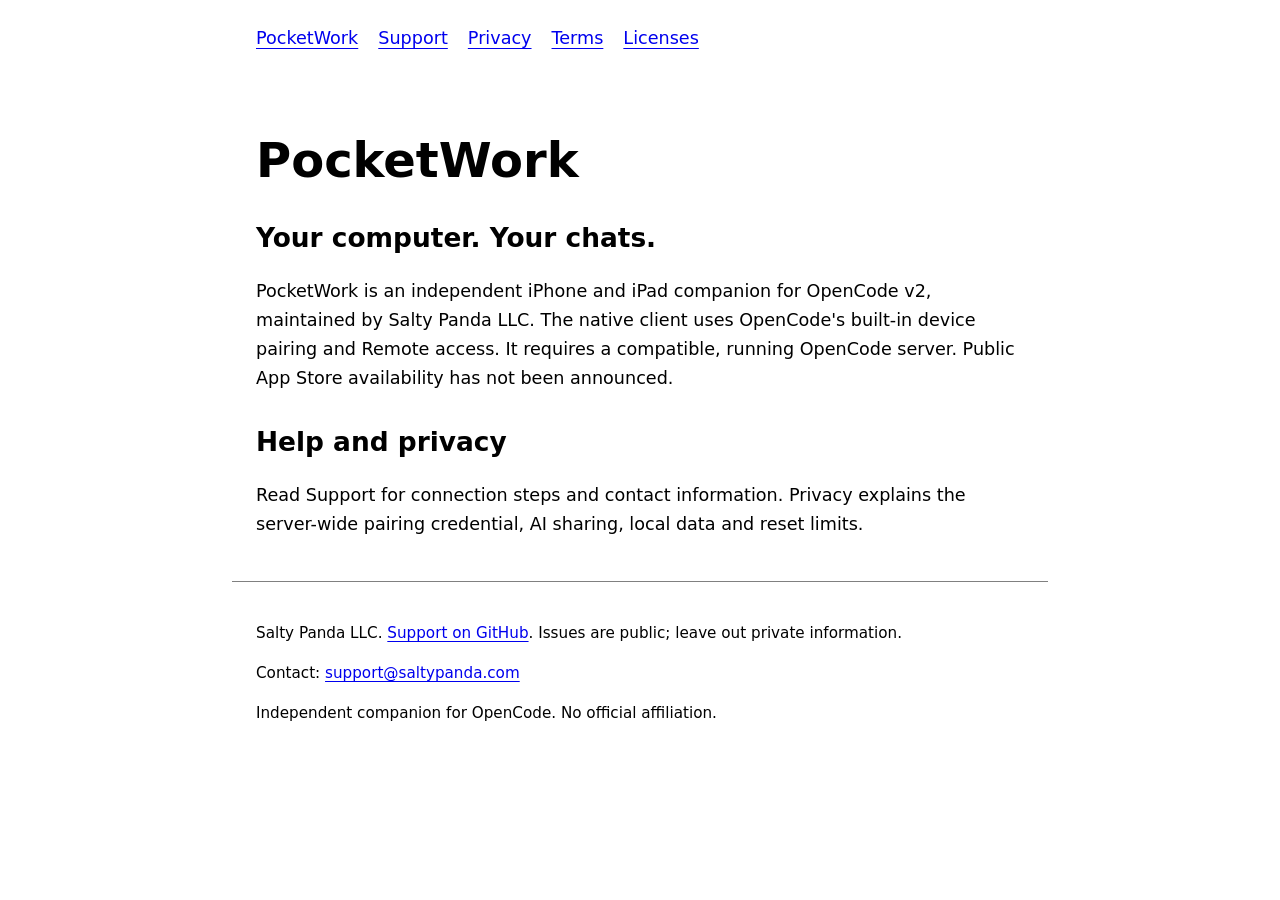
<file: docs/index.html>
<!doctype html><html lang="en"><head><meta charset="utf-8"><meta name="viewport" content="width=device-width,initial-scale=1"><title>PocketWork | PocketWork</title><meta name="description" content="PocketWork information from Salty Panda LLC"><link rel="stylesheet" href="./style.css"></head><body><header><nav aria-label="Information"><a href="./">PocketWork</a><a href="./support/">Support</a><a href="./privacy/">Privacy</a><a href="./terms/">Terms</a><a href="./licenses/">Licenses</a></nav></header><main><h1>PocketWork</h1><section><h2>Your computer. Your chats.</h2><p>PocketWork is an independent iPhone and iPad companion for OpenCode v2, maintained by Salty Panda LLC. The native client uses OpenCode&#x27;s built-in device pairing and Remote access. It requires a compatible, running OpenCode server. Public App Store availability has not been announced.</p></section>
<section><h2>Help and privacy</h2><p>Read Support for connection steps and contact information. Privacy explains the server-wide pairing credential, AI sharing, local data and reset limits.</p></section></main><footer><p>Salty Panda LLC. <a href="https://github.com/BitL8-ByteShort/openwork-remote-ios/issues">Support on GitHub</a>. Issues are public; leave out private information.</p><p>Contact: <a href="mailto:support@saltypanda.com">support@saltypanda.com</a></p><p>Independent companion for OpenCode. No official affiliation.</p></footer></body></html>
</file>
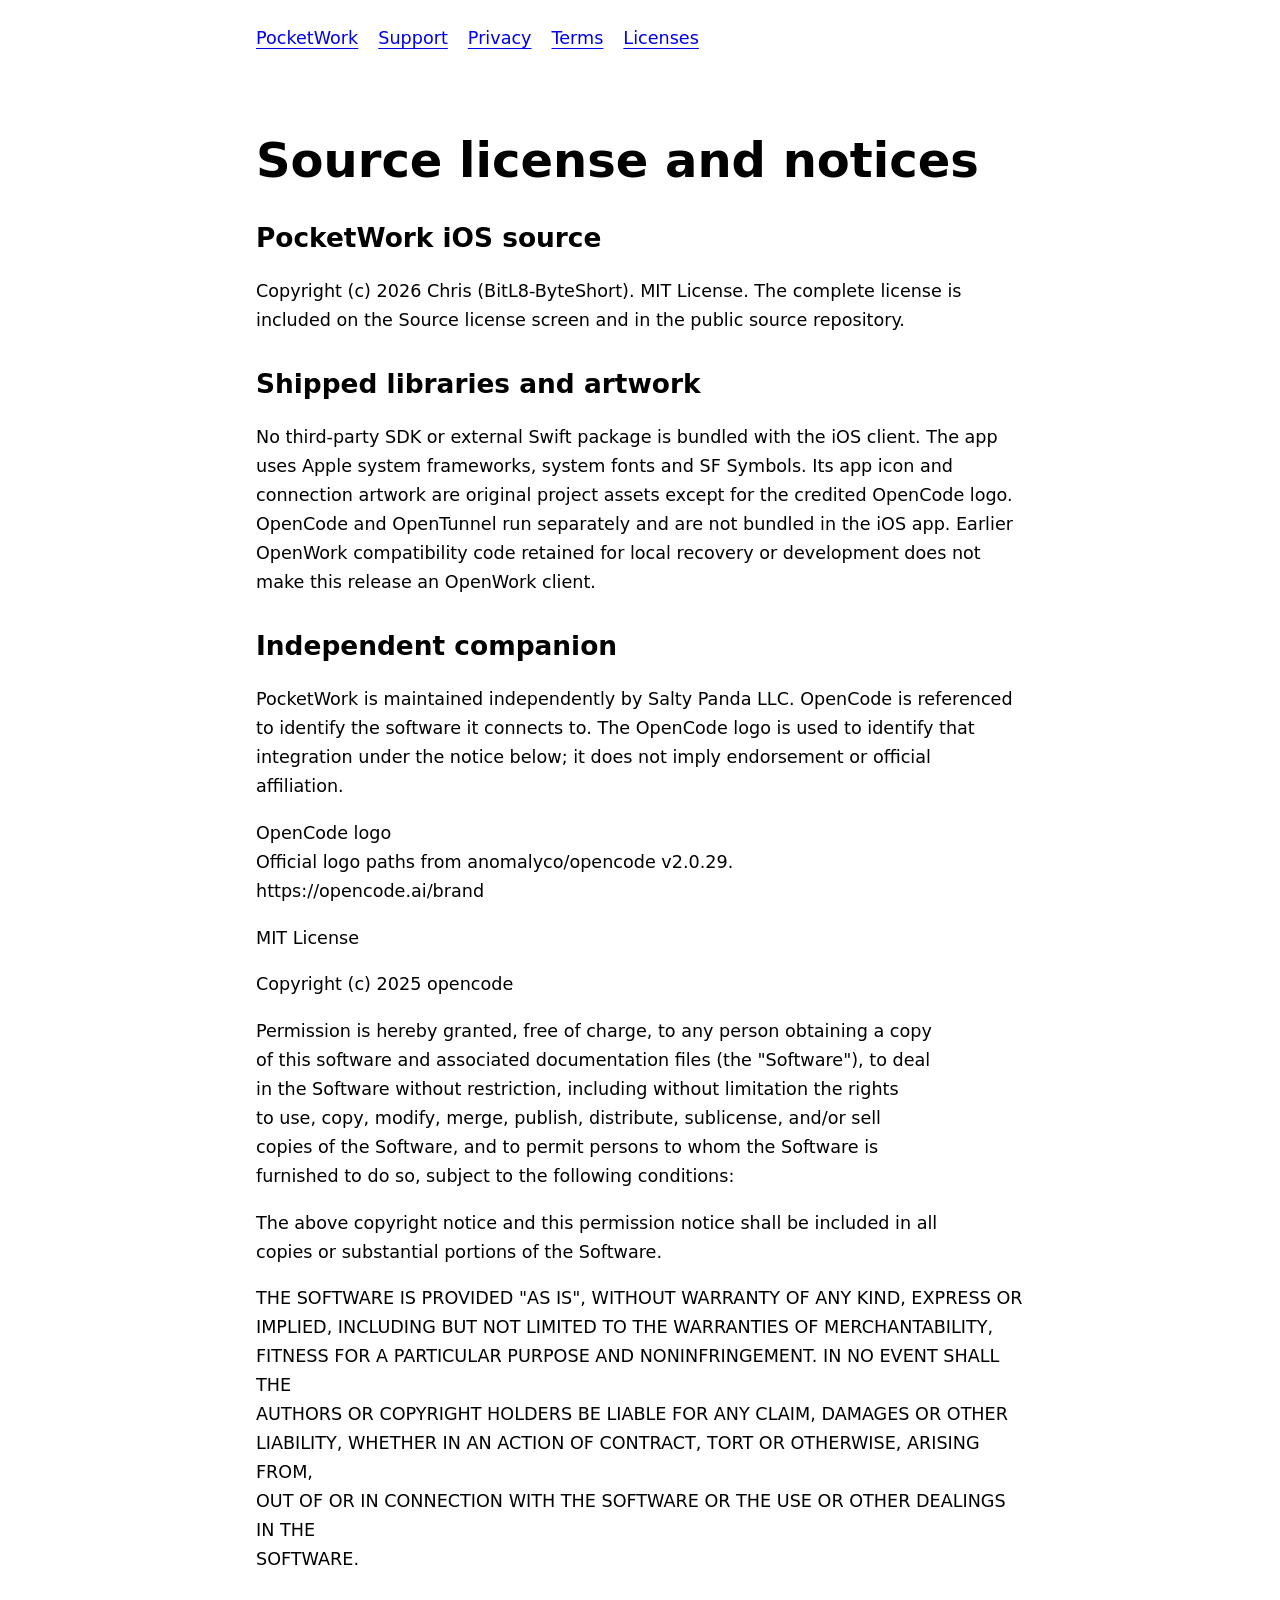
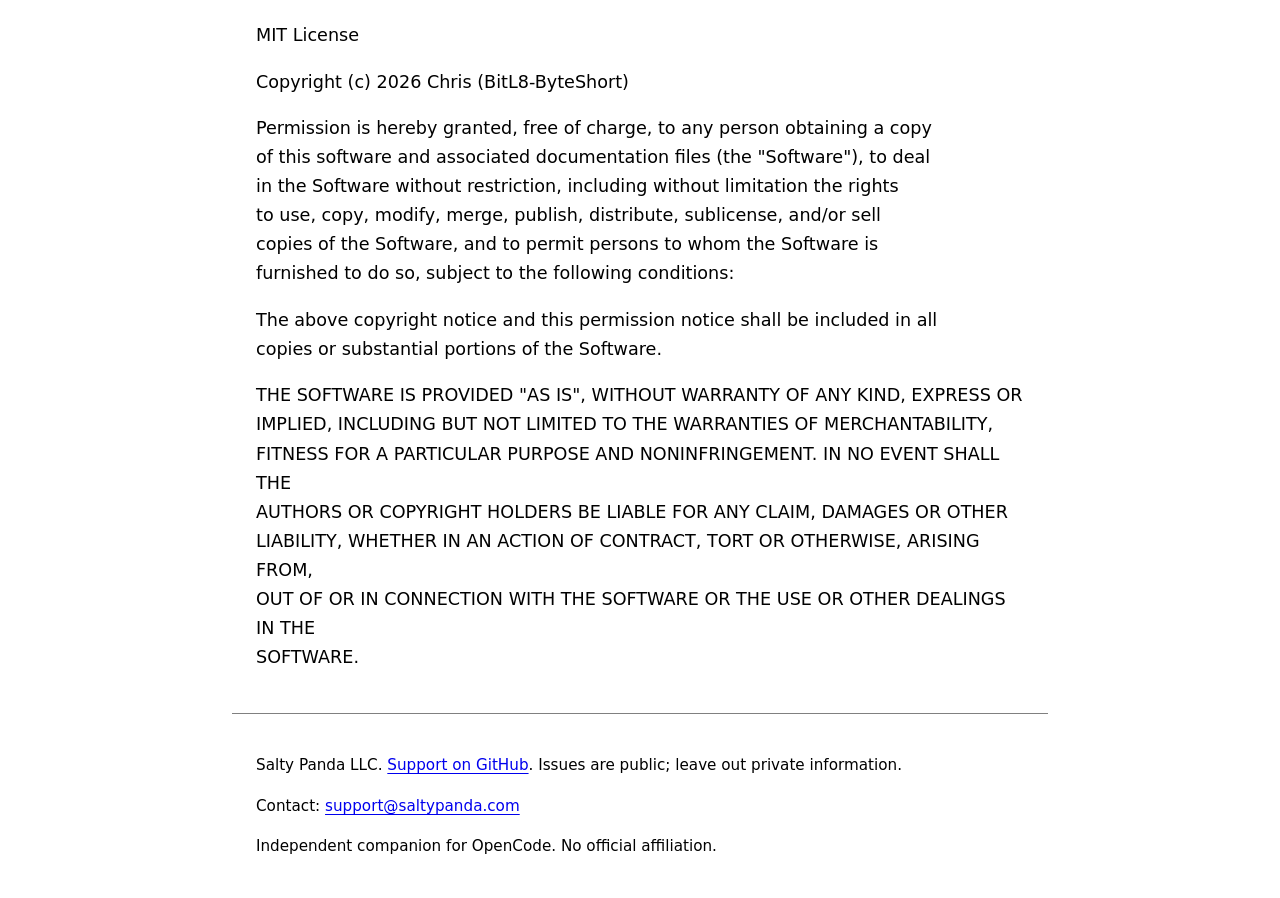
<file: docs/licenses/index.html>
<!doctype html><html lang="en"><head><meta charset="utf-8"><meta name="viewport" content="width=device-width,initial-scale=1"><title>Source license and notices | PocketWork</title><meta name="description" content="PocketWork information from Salty Panda LLC"><link rel="stylesheet" href="../style.css"></head><body><header><nav aria-label="Information"><a href="../">PocketWork</a><a href="../support/">Support</a><a href="../privacy/">Privacy</a><a href="../terms/">Terms</a><a href="../licenses/">Licenses</a></nav></header><main><h1>Source license and notices</h1><section><h2>PocketWork iOS source</h2><p>Copyright (c) 2026 Chris (BitL8-ByteShort). MIT License. The complete license is included on the Source license screen and in the public source repository.</p></section>
<section><h2>Shipped libraries and artwork</h2><p>No third-party SDK or external Swift package is bundled with the iOS client. The app uses Apple system frameworks, system fonts and SF Symbols. Its app icon and connection artwork are original project assets except for the credited OpenCode logo. OpenCode and OpenTunnel run separately and are not bundled in the iOS app. Earlier OpenWork compatibility code retained for local recovery or development does not make this release an OpenWork client.</p></section>
<section><h2>Independent companion</h2><p>PocketWork is maintained independently by Salty Panda LLC. OpenCode is referenced to identify the software it connects to. The OpenCode logo is used to identify that integration under the notice below; it does not imply endorsement or official affiliation.</p></section>
<p>OpenCode logo<br>Official logo paths from anomalyco/opencode v2.0.29.<br>https://opencode.ai/brand</p>
<p>MIT License</p>
<p>Copyright (c) 2025 opencode</p>
<p>Permission is hereby granted, free of charge, to any person obtaining a copy<br>of this software and associated documentation files (the &quot;Software&quot;), to deal<br>in the Software without restriction, including without limitation the rights<br>to use, copy, modify, merge, publish, distribute, sublicense, and/or sell<br>copies of the Software, and to permit persons to whom the Software is<br>furnished to do so, subject to the following conditions:</p>
<p>The above copyright notice and this permission notice shall be included in all<br>copies or substantial portions of the Software.</p>
<p>THE SOFTWARE IS PROVIDED &quot;AS IS&quot;, WITHOUT WARRANTY OF ANY KIND, EXPRESS OR<br>IMPLIED, INCLUDING BUT NOT LIMITED TO THE WARRANTIES OF MERCHANTABILITY,<br>FITNESS FOR A PARTICULAR PURPOSE AND NONINFRINGEMENT. IN NO EVENT SHALL THE<br>AUTHORS OR COPYRIGHT HOLDERS BE LIABLE FOR ANY CLAIM, DAMAGES OR OTHER<br>LIABILITY, WHETHER IN AN ACTION OF CONTRACT, TORT OR OTHERWISE, ARISING FROM,<br>OUT OF OR IN CONNECTION WITH THE SOFTWARE OR THE USE OR OTHER DEALINGS IN THE<br>SOFTWARE.</p>
<p><br>MIT License</p>
<p>Copyright (c) 2026 Chris (BitL8-ByteShort)</p>
<p>Permission is hereby granted, free of charge, to any person obtaining a copy<br>of this software and associated documentation files (the &quot;Software&quot;), to deal<br>in the Software without restriction, including without limitation the rights<br>to use, copy, modify, merge, publish, distribute, sublicense, and/or sell<br>copies of the Software, and to permit persons to whom the Software is<br>furnished to do so, subject to the following conditions:</p>
<p>The above copyright notice and this permission notice shall be included in all<br>copies or substantial portions of the Software.</p>
<p>THE SOFTWARE IS PROVIDED &quot;AS IS&quot;, WITHOUT WARRANTY OF ANY KIND, EXPRESS OR<br>IMPLIED, INCLUDING BUT NOT LIMITED TO THE WARRANTIES OF MERCHANTABILITY,<br>FITNESS FOR A PARTICULAR PURPOSE AND NONINFRINGEMENT. IN NO EVENT SHALL THE<br>AUTHORS OR COPYRIGHT HOLDERS BE LIABLE FOR ANY CLAIM, DAMAGES OR OTHER<br>LIABILITY, WHETHER IN AN ACTION OF CONTRACT, TORT OR OTHERWISE, ARISING FROM,<br>OUT OF OR IN CONNECTION WITH THE SOFTWARE OR THE USE OR OTHER DEALINGS IN THE<br>SOFTWARE.</p></main><footer><p>Salty Panda LLC. <a href="https://github.com/BitL8-ByteShort/openwork-remote-ios/issues">Support on GitHub</a>. Issues are public; leave out private information.</p><p>Contact: <a href="mailto:support@saltypanda.com">support@saltypanda.com</a></p><p>Independent companion for OpenCode. No official affiliation.</p></footer></body></html>
</file>
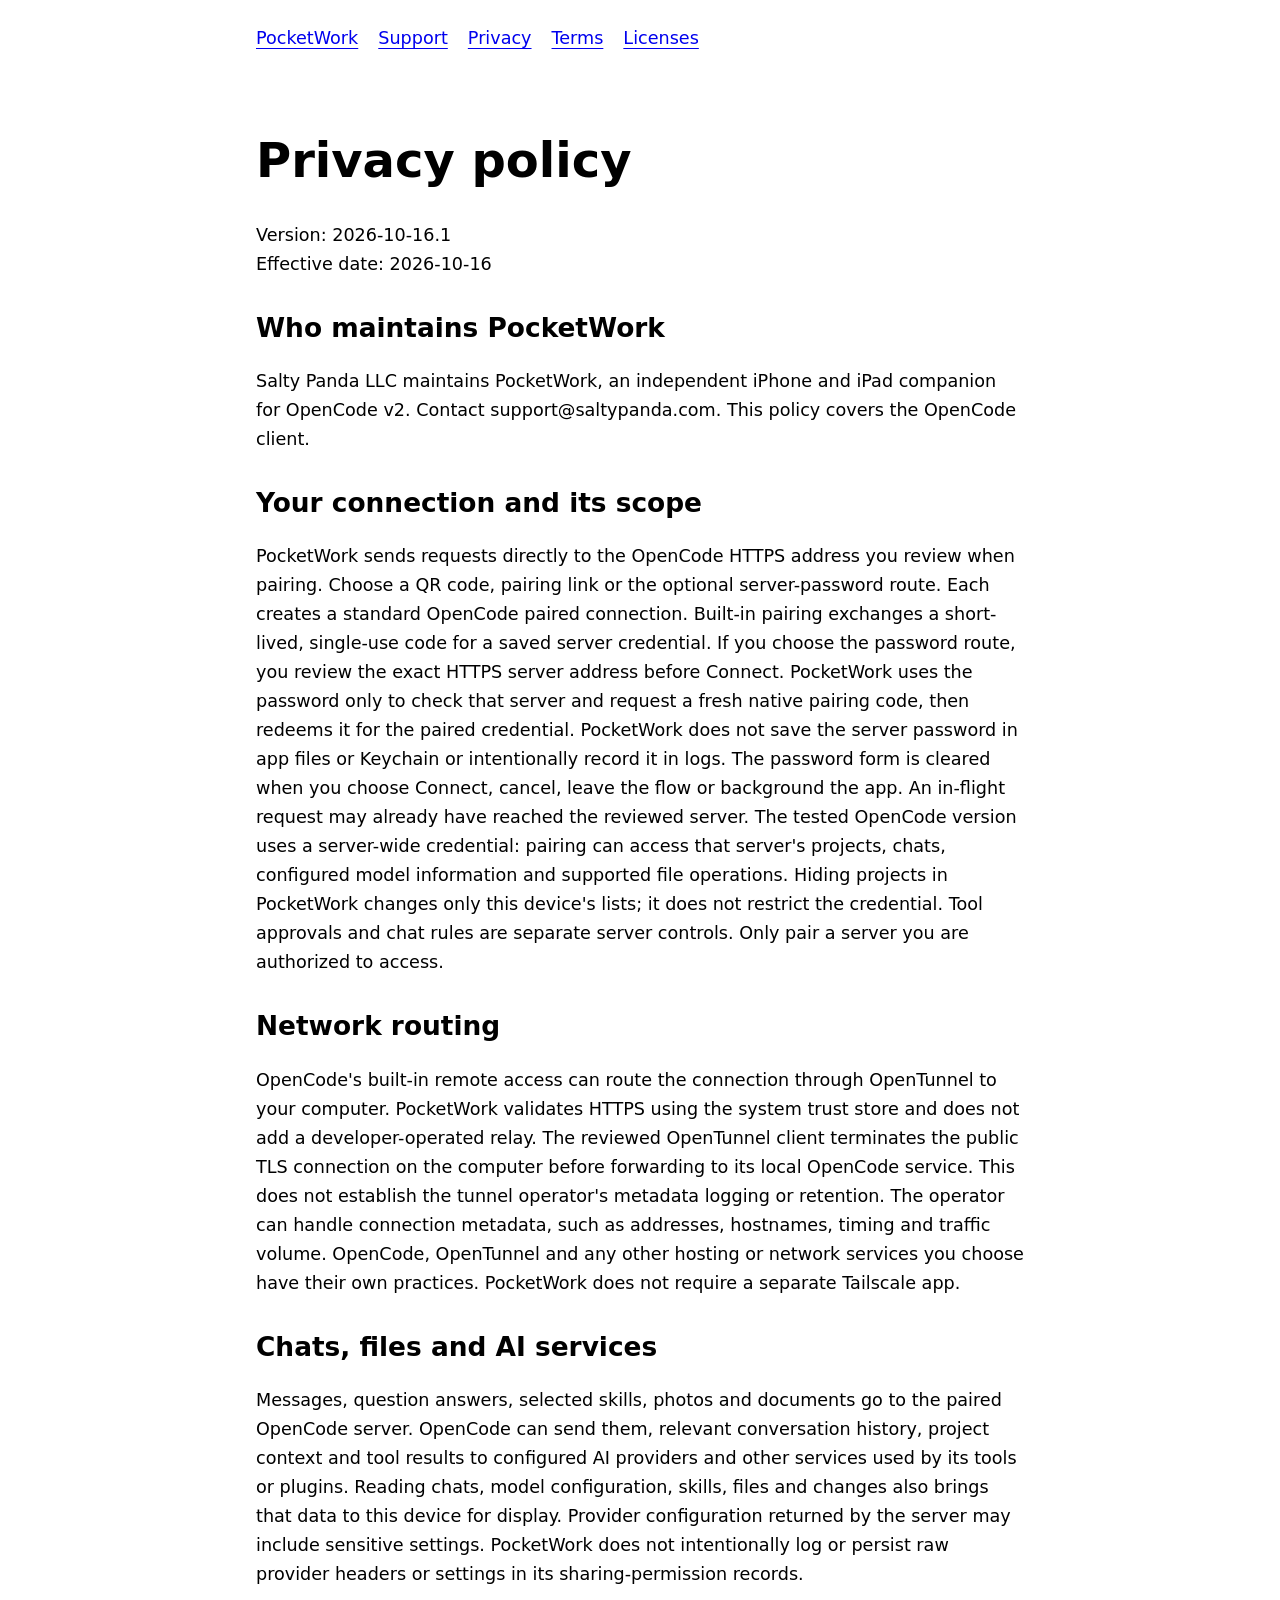
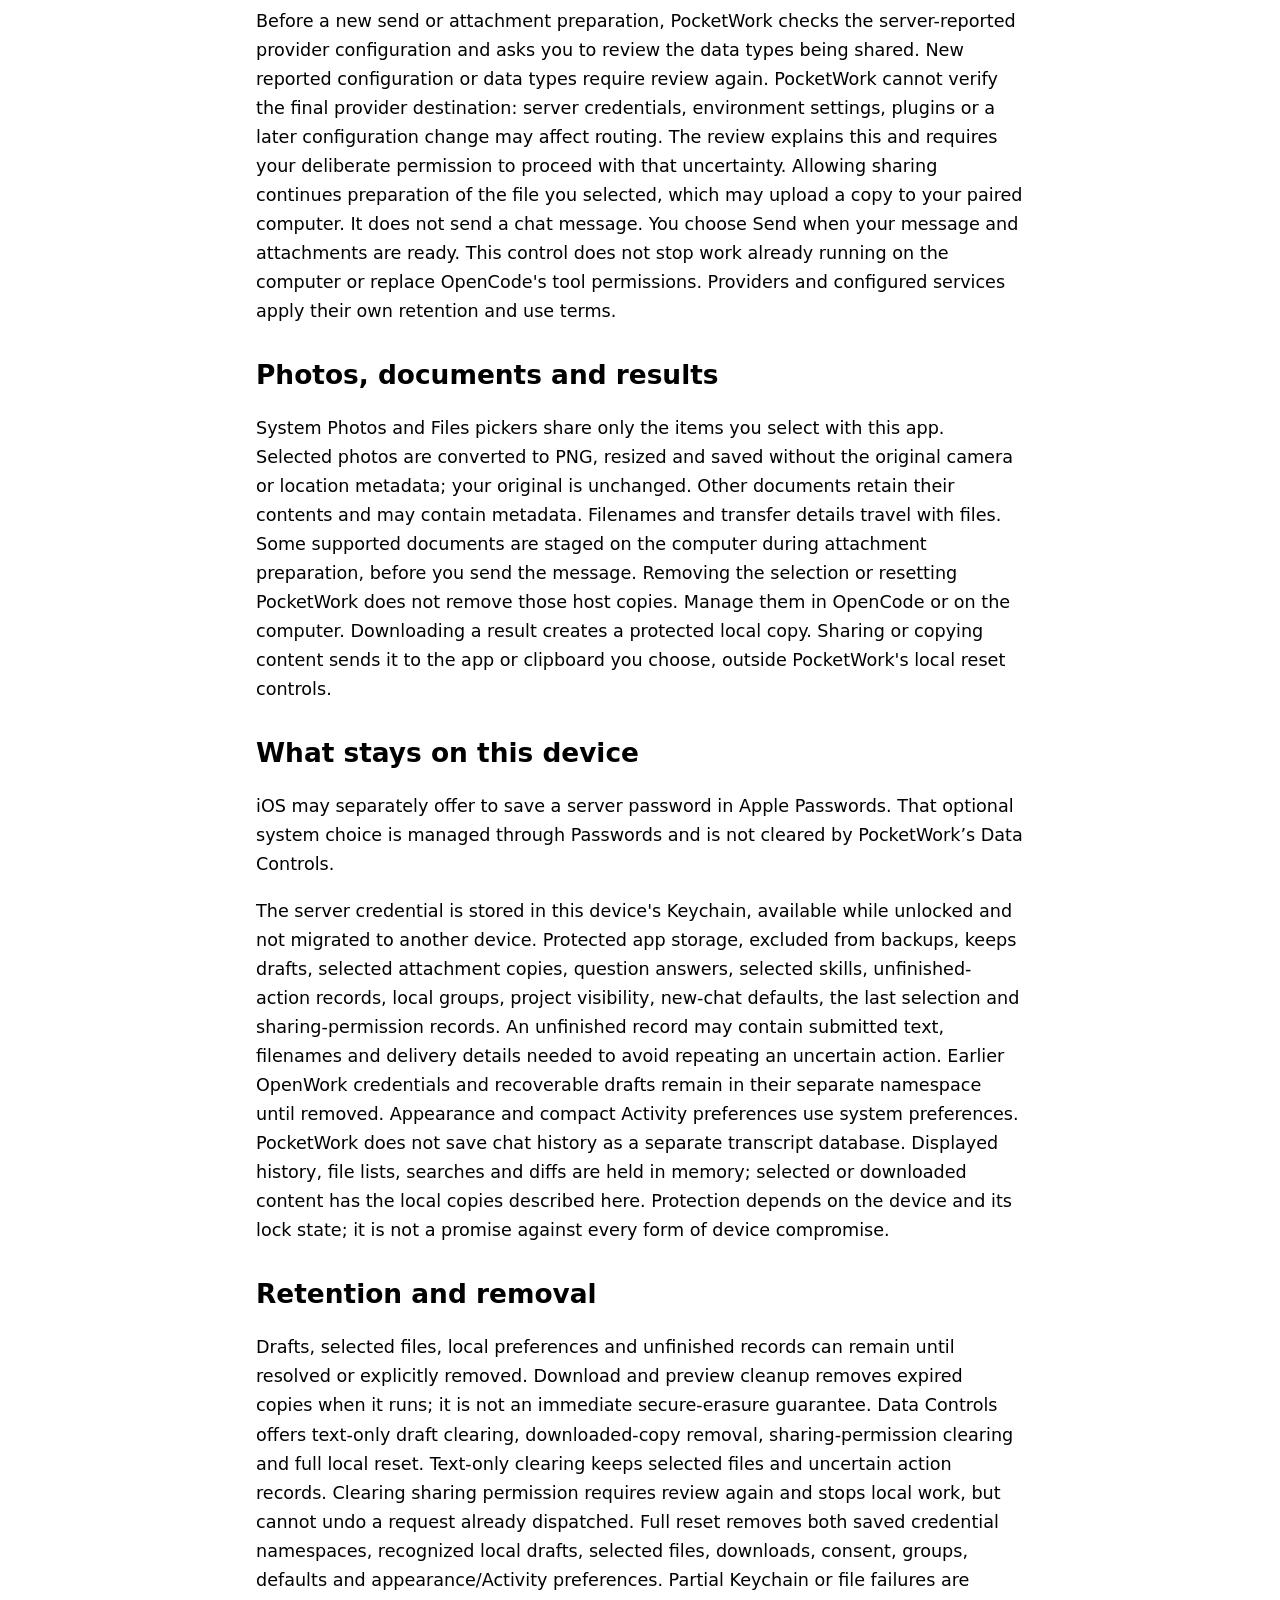
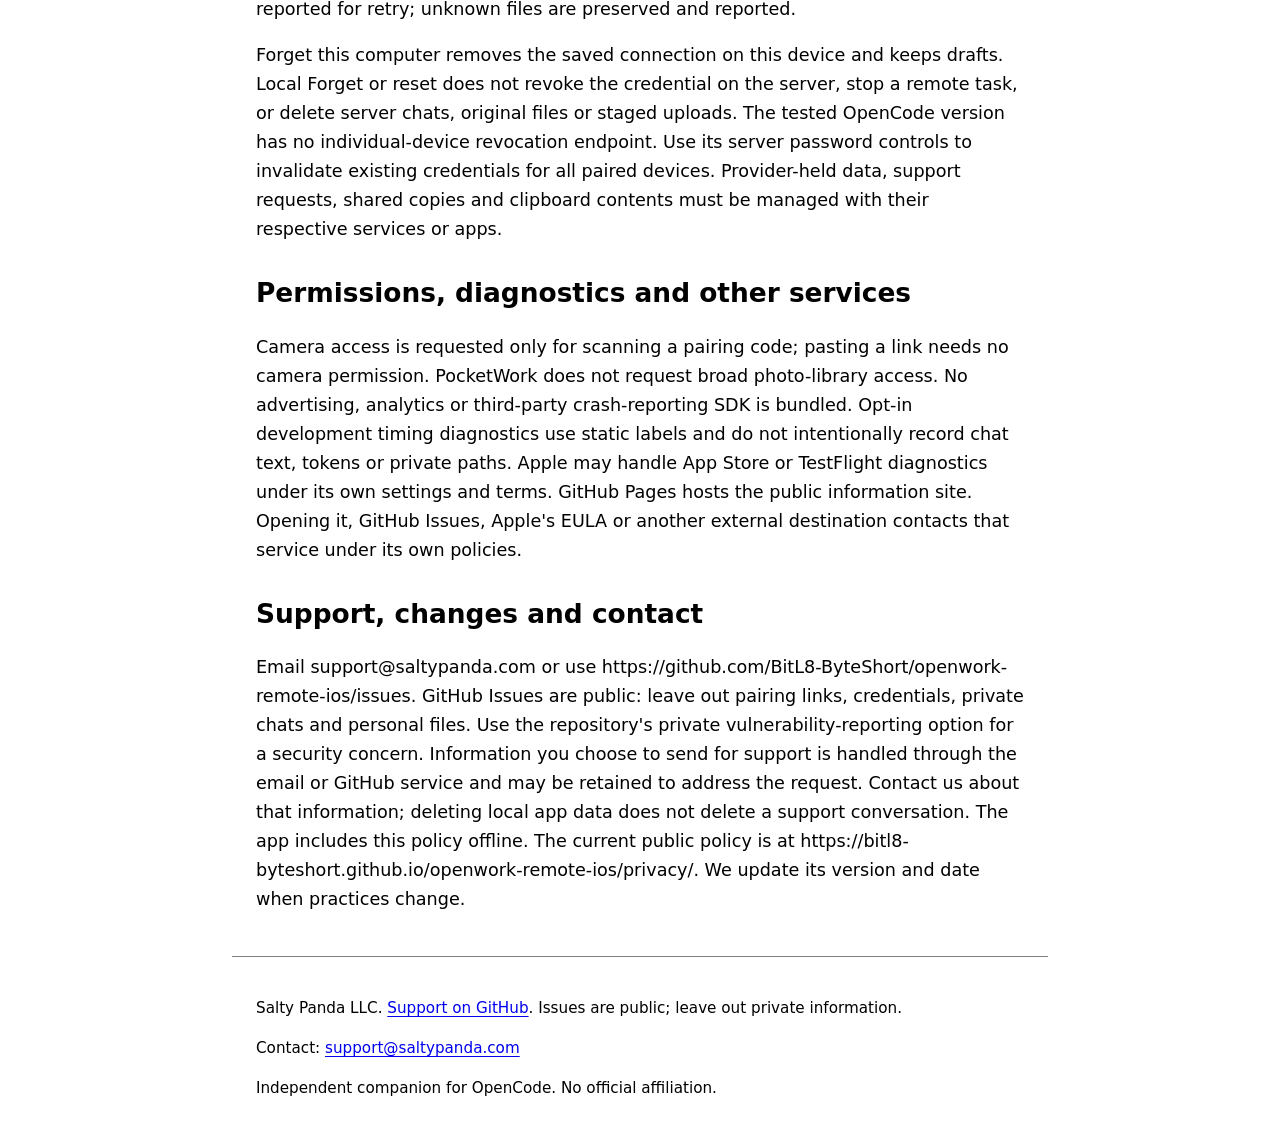
<file: docs/privacy/index.html>
<!doctype html><html lang="en"><head><meta charset="utf-8"><meta name="viewport" content="width=device-width,initial-scale=1"><title>Privacy policy | PocketWork</title><meta name="description" content="PocketWork information from Salty Panda LLC"><link rel="stylesheet" href="../style.css"></head><body><header><nav aria-label="Information"><a href="../">PocketWork</a><a href="../support/">Support</a><a href="../privacy/">Privacy</a><a href="../terms/">Terms</a><a href="../licenses/">Licenses</a></nav></header><main><h1>Privacy policy</h1><p>Version: 2026-10-16.1<br>Effective date: 2026-10-16</p>
<section><h2>Who maintains PocketWork</h2><p>Salty Panda LLC maintains PocketWork, an independent iPhone and iPad companion for OpenCode v2. Contact support@saltypanda.com. This policy covers the OpenCode client.</p></section>
<section><h2>Your connection and its scope</h2><p>PocketWork sends requests directly to the OpenCode HTTPS address you review when pairing. Choose a QR code, pairing link or the optional server-password route. Each creates a standard OpenCode paired connection. Built-in pairing exchanges a short-lived, single-use code for a saved server credential. If you choose the password route, you review the exact HTTPS server address before Connect. PocketWork uses the password only to check that server and request a fresh native pairing code, then redeems it for the paired credential. PocketWork does not save the server password in app files or Keychain or intentionally record it in logs. The password form is cleared when you choose Connect, cancel, leave the flow or background the app. An in-flight request may already have reached the reviewed server. The tested OpenCode version uses a server-wide credential: pairing can access that server&#x27;s projects, chats, configured model information and supported file operations. Hiding projects in PocketWork changes only this device&#x27;s lists; it does not restrict the credential. Tool approvals and chat rules are separate server controls. Only pair a server you are authorized to access.</p></section>
<section><h2>Network routing</h2><p>OpenCode&#x27;s built-in remote access can route the connection through OpenTunnel to your computer. PocketWork validates HTTPS using the system trust store and does not add a developer-operated relay. The reviewed OpenTunnel client terminates the public TLS connection on the computer before forwarding to its local OpenCode service. This does not establish the tunnel operator&#x27;s metadata logging or retention. The operator can handle connection metadata, such as addresses, hostnames, timing and traffic volume. OpenCode, OpenTunnel and any other hosting or network services you choose have their own practices. PocketWork does not require a separate Tailscale app.</p></section>
<section><h2>Chats, files and AI services</h2><p>Messages, question answers, selected skills, photos and documents go to the paired OpenCode server. OpenCode can send them, relevant conversation history, project context and tool results to configured AI providers and other services used by its tools or plugins. Reading chats, model configuration, skills, files and changes also brings that data to this device for display. Provider configuration returned by the server may include sensitive settings. PocketWork does not intentionally log or persist raw provider headers or settings in its sharing-permission records.</p></section>
<p>Before a new send or attachment preparation, PocketWork checks the server-reported provider configuration and asks you to review the data types being shared. New reported configuration or data types require review again. PocketWork cannot verify the final provider destination: server credentials, environment settings, plugins or a later configuration change may affect routing. The review explains this and requires your deliberate permission to proceed with that uncertainty. Allowing sharing continues preparation of the file you selected, which may upload a copy to your paired computer. It does not send a chat message. You choose Send when your message and attachments are ready. This control does not stop work already running on the computer or replace OpenCode&#x27;s tool permissions. Providers and configured services apply their own retention and use terms.</p>
<section><h2>Photos, documents and results</h2><p>System Photos and Files pickers share only the items you select with this app. Selected photos are converted to PNG, resized and saved without the original camera or location metadata; your original is unchanged. Other documents retain their contents and may contain metadata. Filenames and transfer details travel with files. Some supported documents are staged on the computer during attachment preparation, before you send the message. Removing the selection or resetting PocketWork does not remove those host copies. Manage them in OpenCode or on the computer. Downloading a result creates a protected local copy. Sharing or copying content sends it to the app or clipboard you choose, outside PocketWork&#x27;s local reset controls.</p></section>
<section><h2>What stays on this device</h2><p>iOS may separately offer to save a server password in Apple Passwords. That optional system choice is managed through Passwords and is not cleared by PocketWork’s Data Controls.</p></section>
<p>The server credential is stored in this device&#x27;s Keychain, available while unlocked and not migrated to another device. Protected app storage, excluded from backups, keeps drafts, selected attachment copies, question answers, selected skills, unfinished-action records, local groups, project visibility, new-chat defaults, the last selection and sharing-permission records. An unfinished record may contain submitted text, filenames and delivery details needed to avoid repeating an uncertain action. Earlier OpenWork credentials and recoverable drafts remain in their separate namespace until removed. Appearance and compact Activity preferences use system preferences. PocketWork does not save chat history as a separate transcript database. Displayed history, file lists, searches and diffs are held in memory; selected or downloaded content has the local copies described here. Protection depends on the device and its lock state; it is not a promise against every form of device compromise.</p>
<section><h2>Retention and removal</h2><p>Drafts, selected files, local preferences and unfinished records can remain until resolved or explicitly removed. Download and preview cleanup removes expired copies when it runs; it is not an immediate secure-erasure guarantee. Data Controls offers text-only draft clearing, downloaded-copy removal, sharing-permission clearing and full local reset. Text-only clearing keeps selected files and uncertain action records. Clearing sharing permission requires review again and stops local work, but cannot undo a request already dispatched. Full reset removes both saved credential namespaces, recognized local drafts, selected files, downloads, consent, groups, defaults and appearance/Activity preferences. Partial Keychain or file failures are reported for retry; unknown files are preserved and reported.</p></section>
<p>Forget this computer removes the saved connection on this device and keeps drafts. Local Forget or reset does not revoke the credential on the server, stop a remote task, or delete server chats, original files or staged uploads. The tested OpenCode version has no individual-device revocation endpoint. Use its server password controls to invalidate existing credentials for all paired devices. Provider-held data, support requests, shared copies and clipboard contents must be managed with their respective services or apps.</p>
<section><h2>Permissions, diagnostics and other services</h2><p>Camera access is requested only for scanning a pairing code; pasting a link needs no camera permission. PocketWork does not request broad photo-library access. No advertising, analytics or third-party crash-reporting SDK is bundled. Opt-in development timing diagnostics use static labels and do not intentionally record chat text, tokens or private paths. Apple may handle App Store or TestFlight diagnostics under its own settings and terms. GitHub Pages hosts the public information site. Opening it, GitHub Issues, Apple&#x27;s EULA or another external destination contacts that service under its own policies.</p></section>
<section><h2>Support, changes and contact</h2><p>Email support@saltypanda.com or use https://github.com/BitL8-ByteShort/openwork-remote-ios/issues. GitHub Issues are public: leave out pairing links, credentials, private chats and personal files. Use the repository&#x27;s private vulnerability-reporting option for a security concern. Information you choose to send for support is handled through the email or GitHub service and may be retained to address the request. Contact us about that information; deleting local app data does not delete a support conversation. The app includes this policy offline. The current public policy is at https://bitl8-byteshort.github.io/openwork-remote-ios/privacy/. We update its version and date when practices change.</p></section></main><footer><p>Salty Panda LLC. <a href="https://github.com/BitL8-ByteShort/openwork-remote-ios/issues">Support on GitHub</a>. Issues are public; leave out private information.</p><p>Contact: <a href="mailto:support@saltypanda.com">support@saltypanda.com</a></p><p>Independent companion for OpenCode. No official affiliation.</p></footer></body></html>
</file>
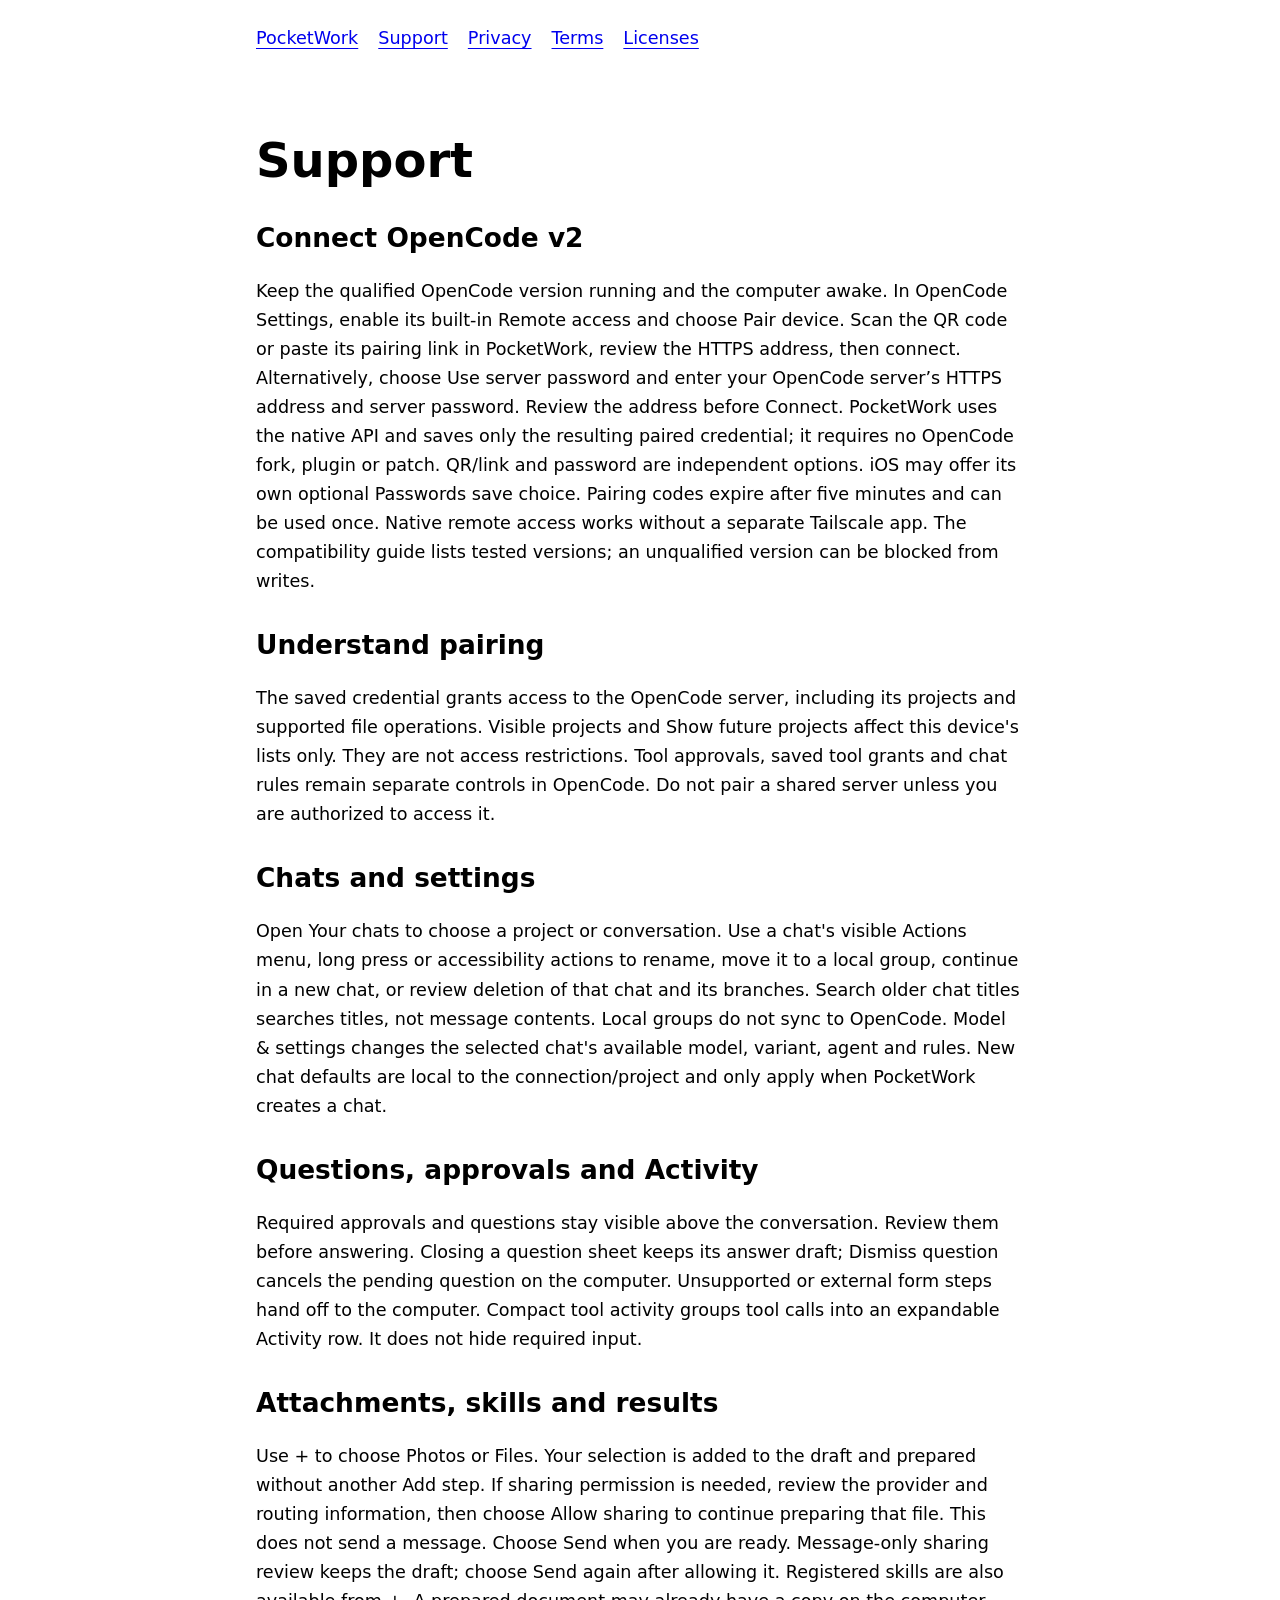
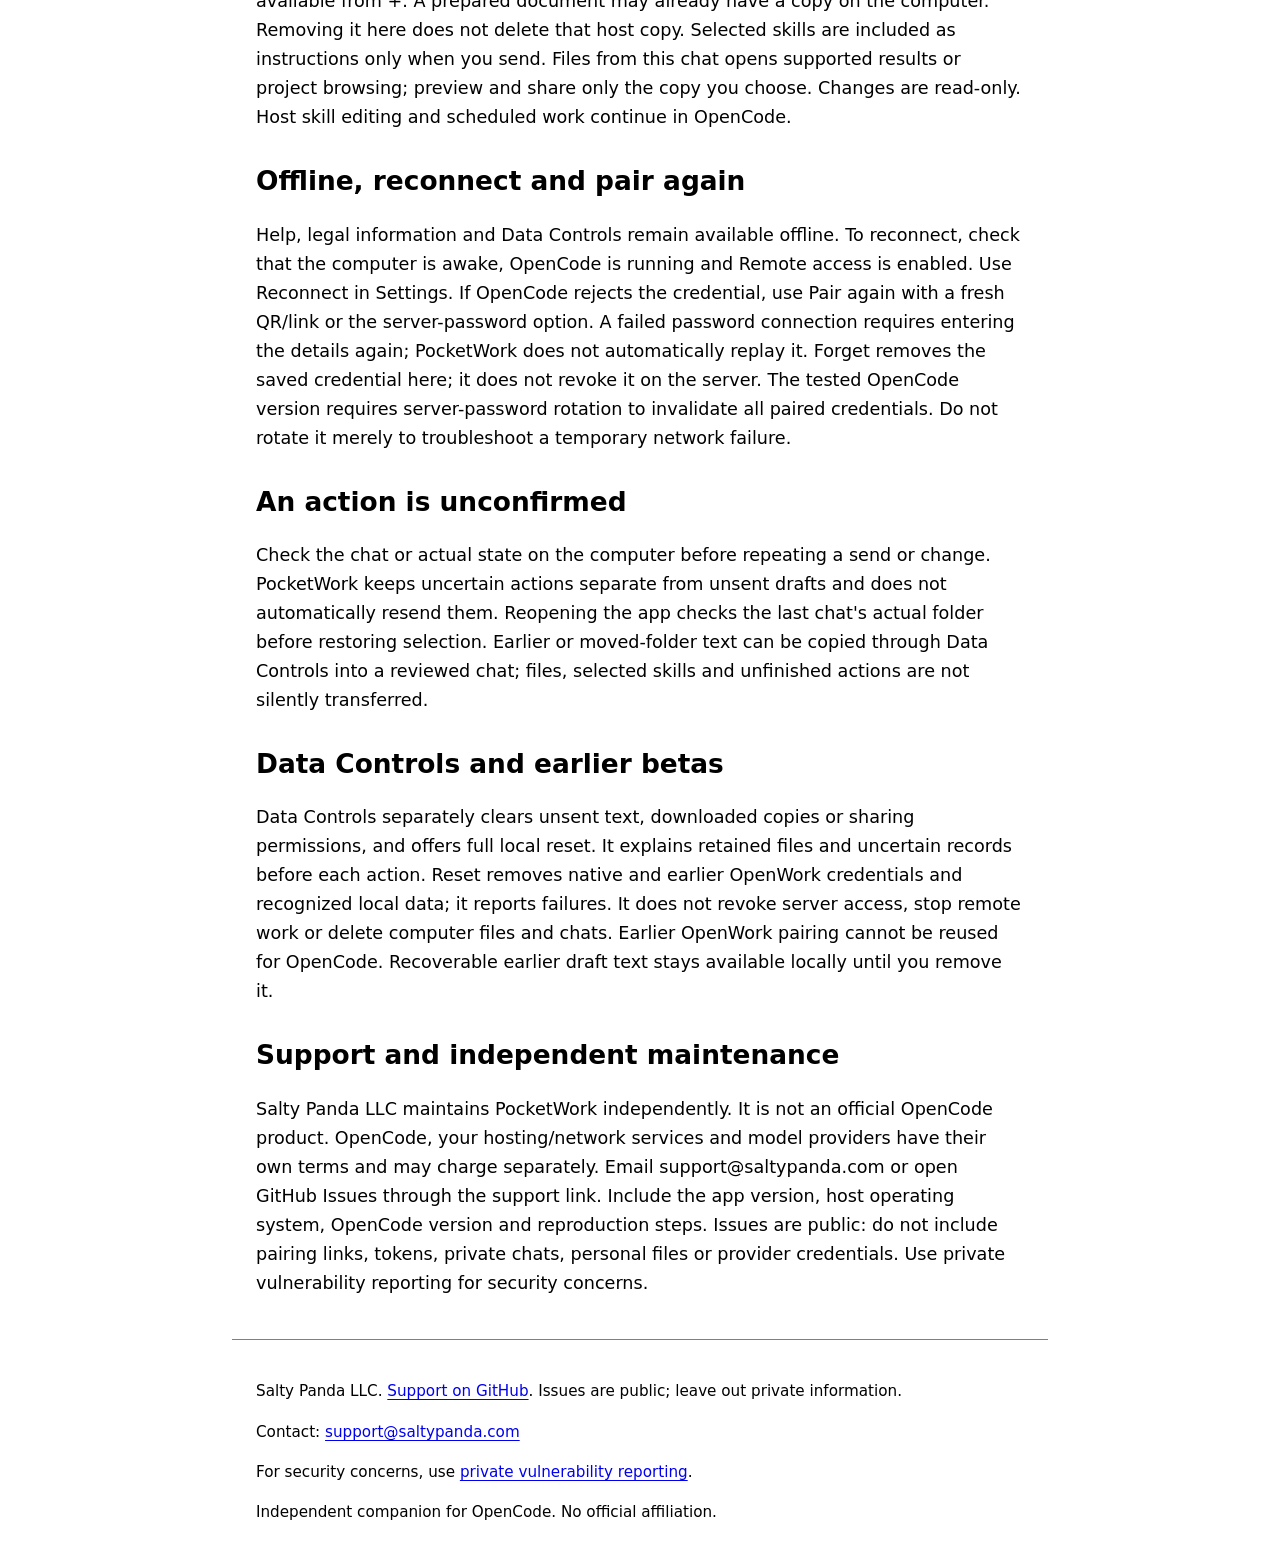
<file: docs/support/index.html>
<!doctype html><html lang="en"><head><meta charset="utf-8"><meta name="viewport" content="width=device-width,initial-scale=1"><title>Support | PocketWork</title><meta name="description" content="PocketWork information from Salty Panda LLC"><link rel="stylesheet" href="../style.css"></head><body><header><nav aria-label="Information"><a href="../">PocketWork</a><a href="../support/">Support</a><a href="../privacy/">Privacy</a><a href="../terms/">Terms</a><a href="../licenses/">Licenses</a></nav></header><main><h1>Support</h1><section><h2>Connect OpenCode v2</h2><p>Keep the qualified OpenCode version running and the computer awake. In OpenCode Settings, enable its built-in Remote access and choose Pair device. Scan the QR code or paste its pairing link in PocketWork, review the HTTPS address, then connect. Alternatively, choose Use server password and enter your OpenCode server’s HTTPS address and server password. Review the address before Connect. PocketWork uses the native API and saves only the resulting paired credential; it requires no OpenCode fork, plugin or patch. QR/link and password are independent options. iOS may offer its own optional Passwords save choice. Pairing codes expire after five minutes and can be used once. Native remote access works without a separate Tailscale app. The compatibility guide lists tested versions; an unqualified version can be blocked from writes.</p></section>
<section><h2>Understand pairing</h2><p>The saved credential grants access to the OpenCode server, including its projects and supported file operations. Visible projects and Show future projects affect this device&#x27;s lists only. They are not access restrictions. Tool approvals, saved tool grants and chat rules remain separate controls in OpenCode. Do not pair a shared server unless you are authorized to access it.</p></section>
<section><h2>Chats and settings</h2><p>Open Your chats to choose a project or conversation. Use a chat&#x27;s visible Actions menu, long press or accessibility actions to rename, move it to a local group, continue in a new chat, or review deletion of that chat and its branches. Search older chat titles searches titles, not message contents. Local groups do not sync to OpenCode. Model &amp; settings changes the selected chat&#x27;s available model, variant, agent and rules. New chat defaults are local to the connection/project and only apply when PocketWork creates a chat.</p></section>
<section><h2>Questions, approvals and Activity</h2><p>Required approvals and questions stay visible above the conversation. Review them before answering. Closing a question sheet keeps its answer draft; Dismiss question cancels the pending question on the computer. Unsupported or external form steps hand off to the computer. Compact tool activity groups tool calls into an expandable Activity row. It does not hide required input.</p></section>
<section><h2>Attachments, skills and results</h2><p>Use + to choose Photos or Files. Your selection is added to the draft and prepared without another Add step. If sharing permission is needed, review the provider and routing information, then choose Allow sharing to continue preparing that file. This does not send a message. Choose Send when you are ready. Message-only sharing review keeps the draft; choose Send again after allowing it. Registered skills are also available from +. A prepared document may already have a copy on the computer. Removing it here does not delete that host copy. Selected skills are included as instructions only when you send. Files from this chat opens supported results or project browsing; preview and share only the copy you choose. Changes are read-only. Host skill editing and scheduled work continue in OpenCode.</p></section>
<section><h2>Offline, reconnect and pair again</h2><p>Help, legal information and Data Controls remain available offline. To reconnect, check that the computer is awake, OpenCode is running and Remote access is enabled. Use Reconnect in Settings. If OpenCode rejects the credential, use Pair again with a fresh QR/link or the server-password option. A failed password connection requires entering the details again; PocketWork does not automatically replay it. Forget removes the saved credential here; it does not revoke it on the server. The tested OpenCode version requires server-password rotation to invalidate all paired credentials. Do not rotate it merely to troubleshoot a temporary network failure.</p></section>
<section><h2>An action is unconfirmed</h2><p>Check the chat or actual state on the computer before repeating a send or change. PocketWork keeps uncertain actions separate from unsent drafts and does not automatically resend them. Reopening the app checks the last chat&#x27;s actual folder before restoring selection. Earlier or moved-folder text can be copied through Data Controls into a reviewed chat; files, selected skills and unfinished actions are not silently transferred.</p></section>
<section><h2>Data Controls and earlier betas</h2><p>Data Controls separately clears unsent text, downloaded copies or sharing permissions, and offers full local reset. It explains retained files and uncertain records before each action. Reset removes native and earlier OpenWork credentials and recognized local data; it reports failures. It does not revoke server access, stop remote work or delete computer files and chats. Earlier OpenWork pairing cannot be reused for OpenCode. Recoverable earlier draft text stays available locally until you remove it.</p></section>
<section><h2>Support and independent maintenance</h2><p>Salty Panda LLC maintains PocketWork independently. It is not an official OpenCode product. OpenCode, your hosting/network services and model providers have their own terms and may charge separately. Email support@saltypanda.com or open GitHub Issues through the support link. Include the app version, host operating system, OpenCode version and reproduction steps. Issues are public: do not include pairing links, tokens, private chats, personal files or provider credentials. Use private vulnerability reporting for security concerns.</p></section></main><footer><p>Salty Panda LLC. <a href="https://github.com/BitL8-ByteShort/openwork-remote-ios/issues">Support on GitHub</a>. Issues are public; leave out private information.</p><p>Contact: <a href="mailto:support@saltypanda.com">support@saltypanda.com</a></p><p>For security concerns, use <a href="https://github.com/BitL8-ByteShort/openwork-remote-ios/security/advisories/new">private vulnerability reporting</a>.</p><p>Independent companion for OpenCode. No official affiliation.</p></footer></body></html>
</file>
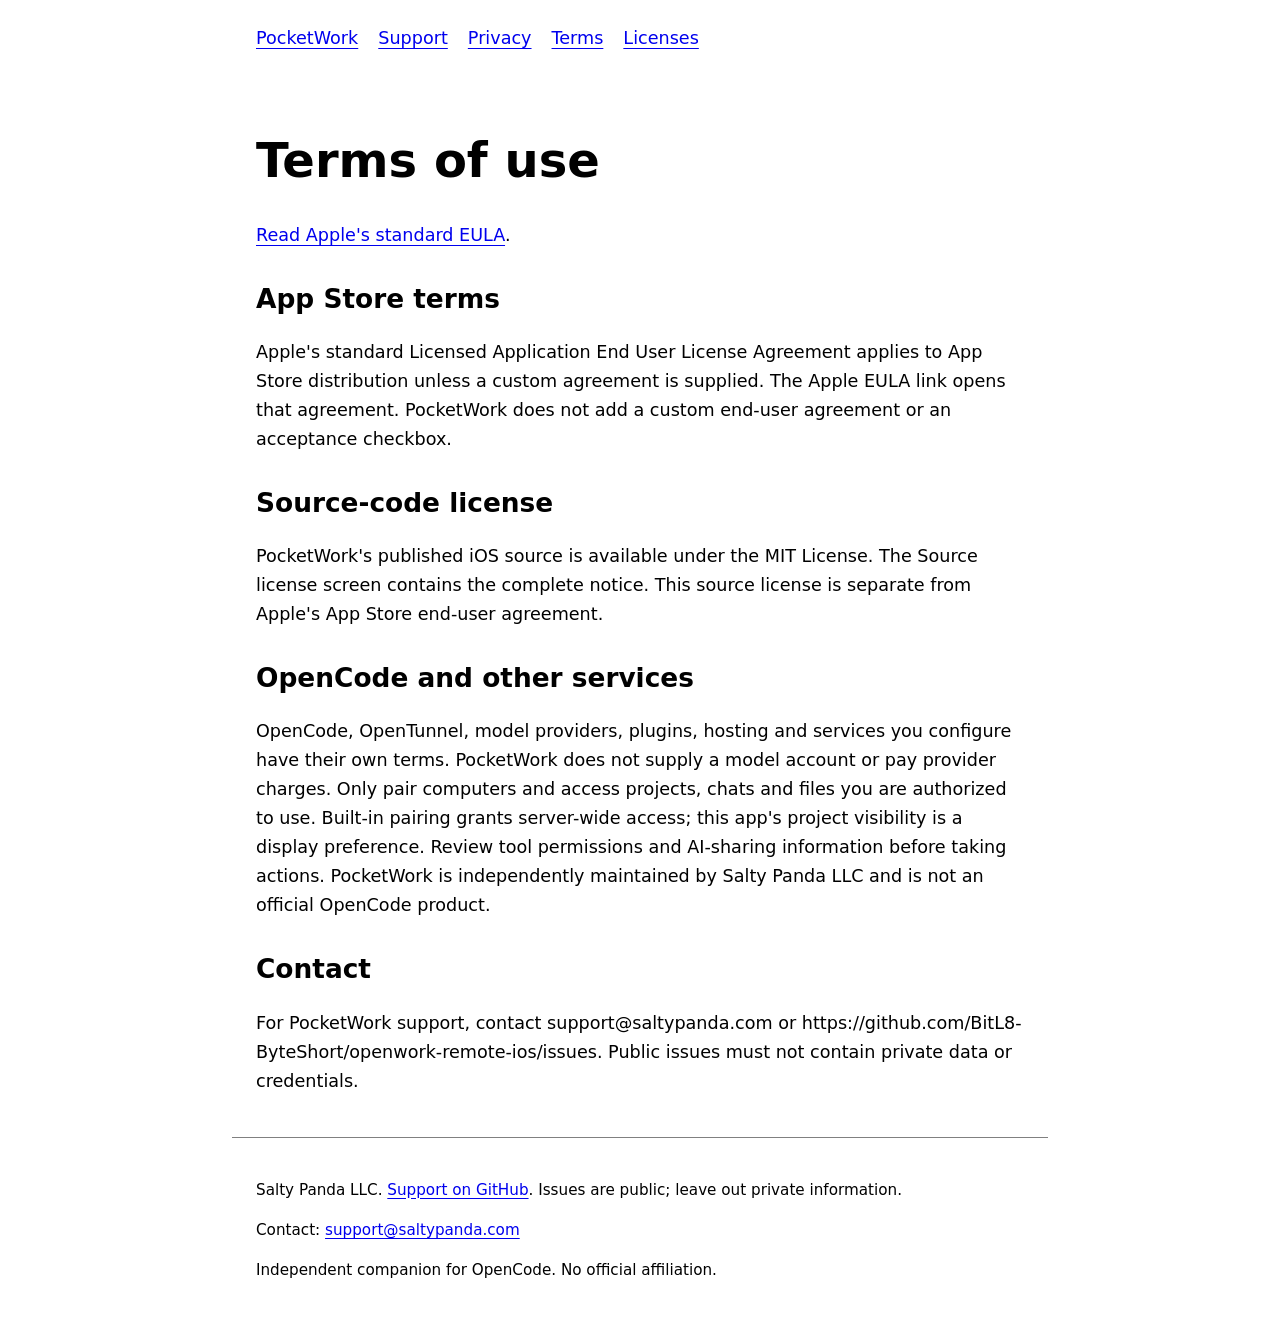
<file: docs/terms/index.html>
<!doctype html><html lang="en"><head><meta charset="utf-8"><meta name="viewport" content="width=device-width,initial-scale=1"><title>Terms of use | PocketWork</title><meta name="description" content="PocketWork information from Salty Panda LLC"><link rel="stylesheet" href="../style.css"></head><body><header><nav aria-label="Information"><a href="../">PocketWork</a><a href="../support/">Support</a><a href="../privacy/">Privacy</a><a href="../terms/">Terms</a><a href="../licenses/">Licenses</a></nav></header><main><h1>Terms of use</h1><p><a href="https://www.apple.com/legal/internet-services/itunes/dev/stdeula/">Read Apple's standard EULA</a>.</p><section><h2>App Store terms</h2><p>Apple&#x27;s standard Licensed Application End User License Agreement applies to App Store distribution unless a custom agreement is supplied. The Apple EULA link opens that agreement. PocketWork does not add a custom end-user agreement or an acceptance checkbox.</p></section>
<section><h2>Source-code license</h2><p>PocketWork&#x27;s published iOS source is available under the MIT License. The Source license screen contains the complete notice. This source license is separate from Apple&#x27;s App Store end-user agreement.</p></section>
<section><h2>OpenCode and other services</h2><p>OpenCode, OpenTunnel, model providers, plugins, hosting and services you configure have their own terms. PocketWork does not supply a model account or pay provider charges. Only pair computers and access projects, chats and files you are authorized to use. Built-in pairing grants server-wide access; this app&#x27;s project visibility is a display preference. Review tool permissions and AI-sharing information before taking actions. PocketWork is independently maintained by Salty Panda LLC and is not an official OpenCode product.</p></section>
<section><h2>Contact</h2><p>For PocketWork support, contact support@saltypanda.com or https://github.com/BitL8-ByteShort/openwork-remote-ios/issues. Public issues must not contain private data or credentials.</p></section></main><footer><p>Salty Panda LLC. <a href="https://github.com/BitL8-ByteShort/openwork-remote-ios/issues">Support on GitHub</a>. Issues are public; leave out private information.</p><p>Contact: <a href="mailto:support@saltypanda.com">support@saltypanda.com</a></p><p>Independent companion for OpenCode. No official affiliation.</p></footer></body></html>
</file>
<file: docs/style.css>
html{color-scheme:light dark}body{font:1.1rem/1.65 system-ui,sans-serif;margin:0;background:Canvas;color:CanvasText}header,main,footer{max-width:48rem;margin:auto;padding:1.5rem}nav{display:flex;gap:1.25rem;flex-wrap:wrap}a{color:LinkText;text-underline-offset:.2em}a:focus-visible{outline:3px solid #5477ff;outline-offset:5px}h1{line-height:1.15;font-size:clamp(2rem,6vw,3rem)}h2{line-height:1.3}p,li{overflow-wrap:anywhere}section{margin-top:2rem}footer{border-top:1px solid GrayText;font-size:.95rem}.draft{border:2px solid #5477ff;padding:1rem}small{font-size:.9rem}
</file>
